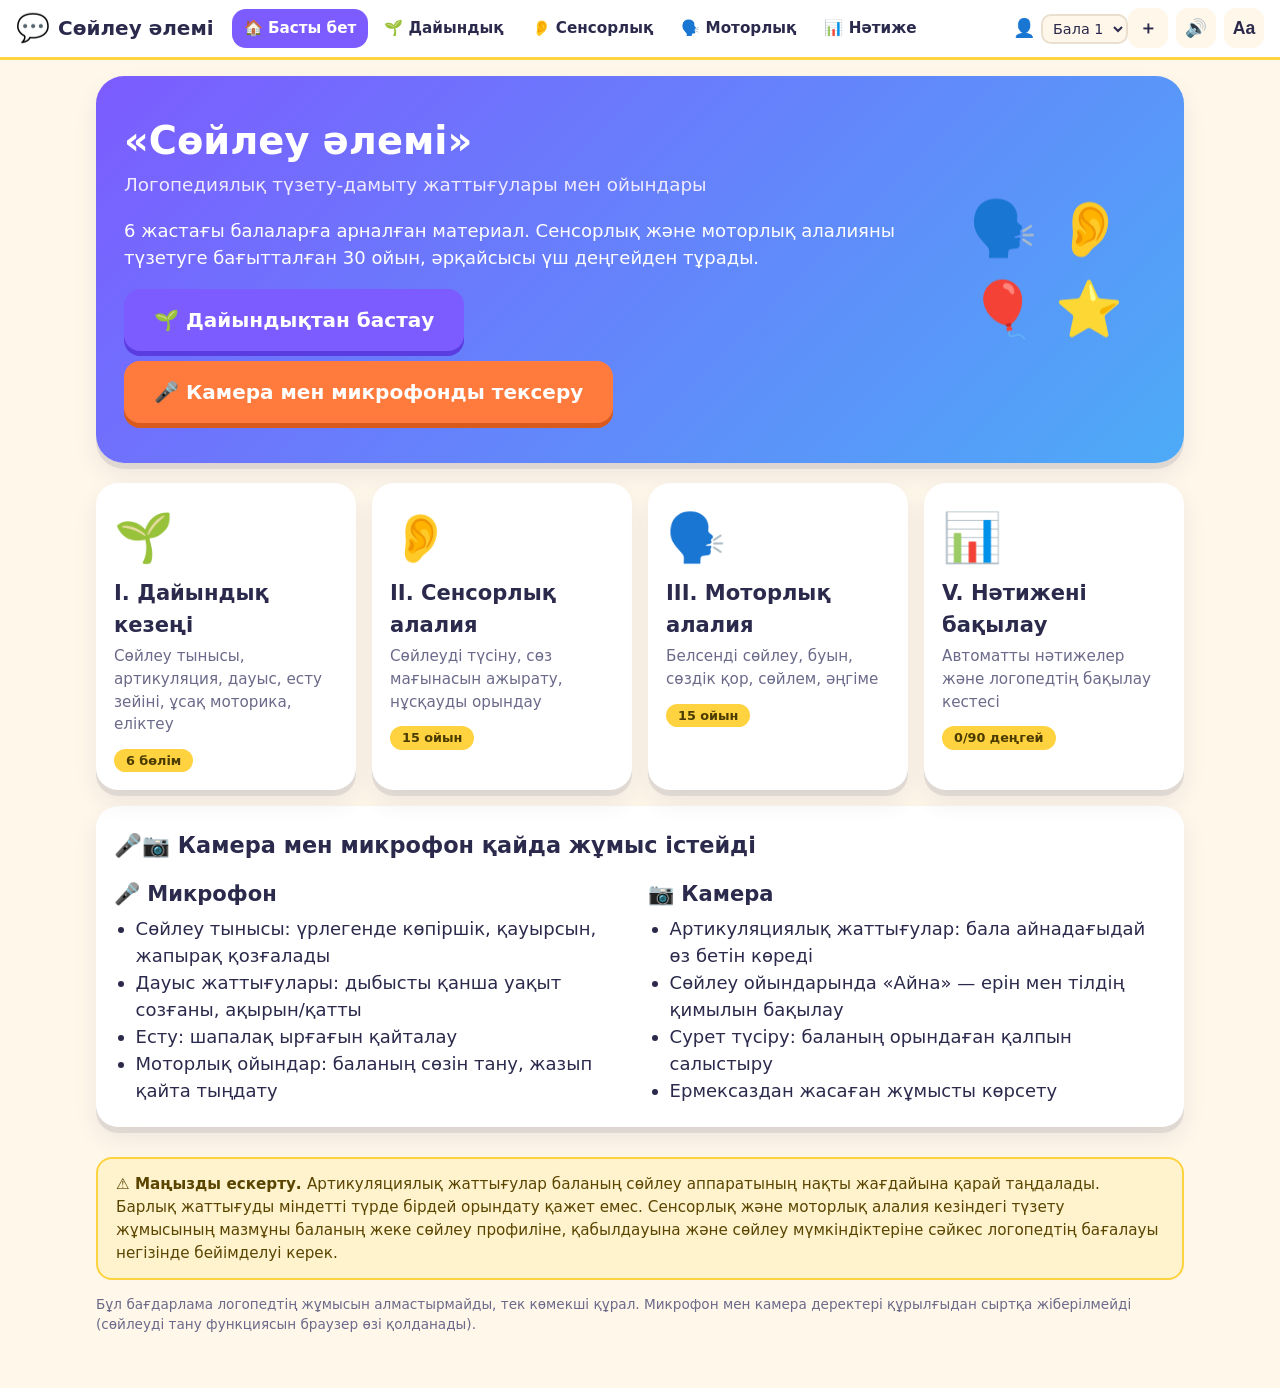
<file: soileu-alemi/index.html>
<!doctype html>
<html lang="kk">
<head>
<meta charset="utf-8">
<meta name="viewport" content="width=device-width,initial-scale=1">
<title>Сөйлеу әлемі</title>
<meta name="description" content="6 жастағы балаларға арналған логопедиялық түзету-дамыту ойындары">
<link rel="icon" href="data:image/svg+xml,%3Csvg xmlns='http://www.w3.org/2000/svg' viewBox='0 0 100 100'%3E%3Ctext y='.9em' font-size='90'%3E💬%3C/text%3E%3C/svg%3E">
<link rel="stylesheet" href="styles.css">
</head>
<body>
<main id="app"></main>
<script src="data.js"></script>
<script src="media.js"></script>
<script src="app.js"></script>
</body>
</html>
</file>
<file: soileu-alemi/styles.css>
:root{--bg:#fff7ea;--card:#fff;--ink:#2b2a4c;--mut:#6b6a8a;--pri:#7c5cff;--pri2:#5a3de0;--sens:#14a3a0;--mot:#ff7a3d;--ok:#22b573;--bad:#ef5a5a;--yel:#ffd23f;--line:#eadfce;--sh:0 6px 0 rgba(43,42,76,.10),0 12px 24px rgba(43,42,76,.08)}
@media(prefers-color-scheme:dark){:root{--bg:#1d1b33;--card:#2a2748;--ink:#f3f0ff;--mut:#b6b2da;--line:#3d3a66;--sh:0 6px 0 rgba(0,0,0,.25)}}
*{box-sizing:border-box}
html{scroll-behavior:smooth}
body{margin:0;background:var(--bg);color:var(--ink);font:18px/1.5 "Trebuchet MS","Segoe UI",system-ui,Arial,sans-serif;-webkit-tap-highlight-color:transparent}
main{max-width:1120px;margin:0 auto;padding:16px 16px 40px}
a{color:var(--pri2)}
h1{font-size:clamp(1.6rem,4vw,2.4rem);margin:.4em 0 .2em;line-height:1.15}
h2{font-size:1.4rem;margin:.2em 0 .5em}h3{margin:.2em 0}
.lead{font-size:1.15rem;color:var(--mut);margin-top:0}
.small{font-size:.85rem;color:var(--mut)}
.center{justify-content:center}
header{position:sticky;top:0;z-index:20;background:var(--card);border-bottom:3px solid var(--yel);display:flex;flex-wrap:wrap;gap:8px 18px;align-items:center;padding:8px 16px}
.logo{display:flex;align-items:center;gap:8px;text-decoration:none;color:var(--ink);font-size:1.25rem}
.logo span{font-size:1.7rem}
nav{display:flex;gap:4px;flex-wrap:wrap;flex:1}
nav a{padding:8px 12px;border-radius:14px;text-decoration:none;color:var(--ink);font-weight:700;font-size:.95rem}
nav a:hover{background:rgba(124,92,255,.12)}nav a.on{background:var(--pri);color:#fff}
.tools{display:flex;gap:8px;align-items:center}
.kid select{font:inherit;font-size:.9rem;border-radius:10px;border:2px solid var(--line);padding:4px 6px;background:var(--bg);color:var(--ink)}
.ic{border:0;background:var(--bg);border-radius:12px;min-width:40px;height:40px;font-size:1.1rem;cursor:pointer;color:var(--ink);font-weight:700}
.ic.off{opacity:.35;text-decoration:line-through}
.ic.big{width:56px;height:56px;font-size:1.6rem;background:var(--yel);border-radius:50%}
.btn{display:inline-flex;align-items:center;justify-content:center;gap:6px;font:inherit;font-weight:800;border:0;border-radius:16px;padding:12px 22px;background:var(--pri);color:#fff;cursor:pointer;box-shadow:0 5px 0 var(--pri2);text-decoration:none;transition:transform .08s}
.btn:active{transform:translateY(3px);box-shadow:0 2px 0 var(--pri2)}
.btn.big{font-size:1.25rem;padding:16px 30px}.btn.sm{padding:7px 14px;font-size:.9rem;box-shadow:0 3px 0 var(--pri2)}
.btn.ghost{background:var(--card);color:var(--ink);box-shadow:0 4px 0 var(--line);border:2px solid var(--line)}
.btn.ok{background:var(--ok);box-shadow:0 5px 0 #138a56}.btn.alt{background:var(--mot);box-shadow:0 5px 0 #d85a1d}
.btn:disabled{opacity:.5}
.btn.mic.rec{background:var(--bad);box-shadow:0 5px 0 #b93a3a;animation:pulse 1s infinite}
.row{display:flex;flex-wrap:wrap;gap:10px;align-items:center;margin:12px 0}
.grid{display:grid;gap:16px}.cards{grid-template-columns:repeat(auto-fit,minmax(240px,1fr))}.two{grid-template-columns:repeat(auto-fit,minmax(300px,1fr))}.stats{grid-template-columns:repeat(auto-fit,minmax(150px,1fr))}
.games{grid-template-columns:repeat(auto-fill,minmax(250px,1fr))}
.card,.gcard,.panel,.stat{background:var(--card);border-radius:22px;box-shadow:var(--sh);padding:18px}
.card{text-decoration:none;color:var(--ink);transition:transform .12s;display:block}.card:hover,.gcard:hover{transform:translateY(-4px)}
.card .ce{font-size:3rem}.tag{display:inline-block;background:var(--yel);color:#4a3b00;border-radius:99px;padding:2px 12px;font-size:.8rem;font-weight:800}
.card p{color:var(--mut);margin:.3em 0 .6em;font-size:.95rem}
.hero{display:grid;grid-template-columns:1fr auto;gap:20px;background:linear-gradient(135deg,#7c5cff,#4dabf7);color:#fff;border-radius:28px;padding:28px;margin-bottom:20px;box-shadow:var(--sh)}
.hero .lead{color:#efeaff}.heroart{font-size:3.4rem;align-self:center;text-align:center;max-width:220px}
.hero .btn.ghost{color:#222}
@media(max-width:700px){.hero{grid-template-columns:1fr}.heroart{display:none}}
.panel{margin:16px 0}.panel ul{margin:.3em 0;padding-left:1.2em}
.gcard{position:relative;text-decoration:none;color:var(--ink);display:block;border-top:8px solid var(--sens);transition:transform .12s}
.gcard.mot{border-top-color:var(--mot)}
.gcard .gn{position:absolute;right:14px;top:10px;font-weight:900;font-size:1.5rem;opacity:.25}
.gcard .ge{font-size:2.6rem}.gcard small{color:var(--mut);display:block;font-size:.8rem;line-height:1.3;margin-top:6px}
.st{letter-spacing:3px}
.crumb{margin-top:6px}.gh{border-left:10px solid var(--sens);padding:2px 0 2px 14px;margin:10px 0}.gh.mot{border-color:var(--mot)}.gh.prep{border-color:var(--yel)}
.gh .gn{background:var(--sens);color:#fff;border-radius:99px;padding:2px 12px;font-size:.8rem;font-weight:800}.gh.mot .gn{background:var(--mot)}
.vis{color:var(--mut);margin:.2em 0;font-size:.95rem}
.tabs{display:flex;gap:8px;flex-wrap:wrap;margin:12px 0}
.tab{font:inherit;font-weight:800;padding:10px 16px;border-radius:14px;border:2px solid var(--line);background:var(--card);color:var(--ink);cursor:pointer;text-decoration:none}
.tab.on{background:var(--pri);border-color:var(--pri);color:#fff}.tab small{display:block;font-size:.7rem;font-weight:400}
.task{background:rgba(255,210,63,.25);border-radius:14px;padding:10px 14px;margin:10px 0}
.stage{background:var(--card);border-radius:26px;box-shadow:var(--sh);padding:18px;min-height:360px}
.pane>.stage{margin-top:10px}
.dots{display:flex;gap:6px;align-items:center;margin-bottom:10px}.dots i{width:14px;height:14px;border-radius:50%;background:var(--line)}.dots i.done{background:var(--ok)}.dots i.cur{background:var(--pri);transform:scale(1.3)}.dots span{margin-left:auto;color:var(--mut);font-size:.9rem}
.prompt{display:flex;gap:14px;align-items:center;margin:6px 0 14px}
.ptxt{font-size:1.5rem;font-weight:800}.ptxt.big{font-size:1.6rem;text-align:center;margin:12px 0}
.opts{display:grid;gap:14px;grid-template-columns:repeat(auto-fit,minmax(150px,1fr));margin:14px 0}
.opts.n2{grid-template-columns:repeat(2,minmax(150px,260px));justify-content:center}.opts.n3{grid-template-columns:repeat(3,minmax(130px,230px));justify-content:center}
@media(max-width:560px){.opts.n3,.opts.n2{grid-template-columns:repeat(auto-fit,minmax(120px,1fr))}}
.opt{position:relative;font:inherit;border:4px solid var(--line);background:var(--bg);border-radius:22px;padding:14px 8px;cursor:pointer;display:flex;flex-direction:column;align-items:center;gap:6px;min-height:150px;justify-content:center;color:var(--ink);transition:transform .1s,border-color .1s}
.opt:hover{transform:scale(1.03)}.opt.sel{border-color:var(--pri);background:rgba(124,92,255,.15)}.opt.dim{opacity:.4}
.opt.hint{animation:blink .7s infinite}
.oe{font-size:4rem;line-height:1.05;text-align:center}.opts.n5 .oe,.opts.n6 .oe{font-size:3.2rem}
.ol{font-weight:800;font-size:1rem;text-align:center}.nolabels .ol{display:none}
.badge{position:absolute;top:6px;right:8px;min-width:30px;height:30px;border-radius:50%;background:var(--pri);color:#fff;font-weight:900;display:flex;align-items:center;justify-content:center}.badge:empty{display:none}
.ovl{position:relative;display:inline-block}.ovl i{position:absolute;left:50%;top:50%;transform:translate(-50%,-50%) scale(.5);font-style:normal}
.barv{display:inline-block;background:var(--pri);border-radius:8px}
.chip,.bigletter{font-size:2.6rem;font-weight:900;color:var(--pri2);background:#fff;border:4px solid var(--pri);border-radius:18px;padding:2px 18px}
.bigletter{border:0;background:none;font-size:5rem}.vl{text-align:center;transition:transform .08s;font-size:8rem;margin:6px 0}
.tint-y{filter:hue-rotate(50deg) saturate(1.6) brightness(1.2);display:inline-block}
.bigpic{font-size:7rem;text-align:center;line-height:1.1;margin:6px 0;min-height:110px}
.target{font-size:2.4rem;font-weight:900;text-align:center;color:var(--pri2);letter-spacing:2px}
.hintline{text-align:center;color:var(--mut)}
.built{text-align:center;font-size:2.2rem;font-weight:900;min-height:56px;border-bottom:4px dashed var(--line);margin:6px 40px;color:var(--pri2)}
.fb{min-height:34px;text-align:center;font-weight:800;font-size:1.25rem;margin:8px 0}
.fb.good{color:var(--ok);font-size:1.7rem;animation:pop .4s}.fb.bad{color:var(--bad)}.fb.info{color:var(--mut)}
.next{display:flex;margin:14px auto 0}
.meter{height:16px;background:var(--line);border-radius:99px;overflow:hidden;position:relative;margin:10px 0}.meter i{display:block;height:100%;width:0;background:linear-gradient(90deg,#3ddc97,#ffd23f,#ff6b6b);border-radius:99px;transition:width .05s}
.meter.marked{overflow:visible}.meter em{position:absolute;top:-4px;width:4px;height:24px;background:var(--ink);left:0}
.status,.heard{text-align:center;margin:4px 0;color:var(--mut)}.heard{font-weight:800;color:var(--ink);font-size:1.15rem;min-height:1.5em}
.msg{background:#ffe3e3;color:#7d1d1d;border-radius:12px;padding:10px 14px;margin:8px 0}
.finish{text-align:center;padding:20px 0;position:relative}.trophy{font-size:5rem;animation:pop .6s}.bigstars{font-size:2.4rem;text-align:center;letter-spacing:6px}
.timer{font-size:3rem;font-weight:900;text-align:center;font-variant-numeric:tabular-nums}.timer.goal{color:var(--ok)}
.count{font-size:4.5rem;text-align:center;font-weight:900;color:var(--pri2)}.meter.prog i{background:var(--pri)}
.slider{display:block;margin:8px 0}.slider input{width:min(320px,70%);vertical-align:middle}
/* камера */
.cam{margin:10px 0}.cam.small{display:none}.cam.small.show{display:block}
.camframe{position:relative;max-width:420px;aspect-ratio:4/3;background:#222;border-radius:20px;overflow:hidden;margin:0 auto}
.camframe video{width:100%;height:100%;object-fit:cover;transform:scaleX(-1);display:block}
.camoff{position:absolute;inset:0;display:flex;flex-direction:column;align-items:center;justify-content:center;color:#bbb;font-size:3rem;text-align:center}.camoff span{font-size:1rem}.camoff[hidden]{display:none}
.camctl{display:flex;gap:8px;justify-content:center;margin:8px 0}.snaps{display:flex;gap:8px;flex-wrap:wrap;justify-content:center}.snaps img{width:96px;height:72px;object-fit:cover;border-radius:10px;border:3px solid var(--yel)}
/* сахналар */
.scene{position:relative;height:300px;border-radius:22px;overflow:hidden;background:linear-gradient(#bfe9ff,#eaf8ff);border:3px solid var(--line);margin:10px 0}
.bub{position:absolute;bottom:-40px;font-size:var(--s);animation:floatup 3.2s ease-out forwards}
.scene.feather{background:linear-gradient(#e7f4ff,#fff)}.zone{position:absolute;top:8%;left:0;right:0;height:26%;border-top:3px dashed var(--ok);border-bottom:3px dashed var(--ok);background:rgba(34,181,115,.12);color:var(--ok);font-weight:800;padding:2px 10px}
.feath{position:absolute;left:50%;bottom:4%;font-size:4rem;transition:bottom .08s;transform:translateX(-50%)}
.scene.wind{background:linear-gradient(#d9f2c4,#f3ffe6)}.leaf{position:absolute;left:3%;font-size:3rem}.flag{position:absolute;right:8px;top:0;bottom:0;display:flex;align-items:center;font-size:3rem;border-left:4px dashed var(--ok)}
.artgrid{grid-template-columns:240px 1fr}@media(max-width:800px){.artgrid{grid-template-columns:1fr}}
.exlist{display:flex;flex-direction:column;gap:8px}.ex{font:inherit;font-weight:800;text-align:left;padding:12px 14px;border-radius:14px;border:2px solid var(--line);background:var(--card);color:var(--ink);cursor:pointer}.ex.on{background:var(--pri);color:#fff;border-color:var(--pri)}
.artic{display:grid;grid-template-columns:230px 1fr;gap:16px;align-items:center}@media(max-width:600px){.artic{grid-template-columns:1fr}}
.face{width:100%;max-width:230px;display:block;margin:auto}
.a-swing{animation:swing 2s ease-in-out infinite}.a-click{animation:click 1s ease-in-out infinite}.a-lick{animation:lick 2s ease-in-out infinite}
.string{display:flex;gap:6px;flex-wrap:wrap;background:var(--bg);padding:10px;border-radius:16px;border-bottom:6px solid #c9a97a}.bead{font-size:2.4rem;width:52px;height:52px;display:inline-flex;align-items:center;justify-content:center;border:0;background:none;cursor:pointer}.bead.empty{border:3px dashed var(--line);border-radius:50%}.bead.big{font-size:3.2rem;width:72px;height:72px}
.tray{display:flex;gap:10px;flex-wrap:wrap;margin:10px 0}.item{font-size:3rem;border:4px solid var(--line);background:var(--bg);border-radius:18px;width:84px;height:84px;cursor:pointer}.item.sel{border-color:var(--pri);transform:scale(1.1)}
.bins{display:grid;grid-template-columns:repeat(auto-fit,minmax(120px,1fr));gap:10px}.bin{font:inherit;border:4px solid var(--c);background:color-mix(in srgb,var(--c) 18%,transparent);border-radius:18px;min-height:130px;cursor:pointer;color:var(--ink)}.binin{display:flex;flex-wrap:wrap;gap:4px;justify-content:center;font-size:1.8rem;padding:4px}
.clay{width:100%;max-width:520px;touch-action:none;border:3px solid var(--line);border-radius:16px;display:block;margin:8px 0}.dot{width:38px;height:38px;border-radius:50%;border:3px solid #fff;box-shadow:0 0 0 2px var(--line);cursor:pointer}
.claps{font-size:3rem;letter-spacing:6px}
/* нәтиже */
.tbl{width:100%;border-collapse:collapse;font-size:.95rem}.tbl th,.tbl td{border:1px solid var(--line);padding:8px 10px;text-align:left}.tbl th{background:rgba(124,92,255,.12)}.tbl td.c{text-align:center;white-space:nowrap}
.tbl select,.tbl input{font:inherit;padding:6px;border-radius:10px;border:2px solid var(--line);background:var(--bg);color:var(--ink);width:100%}
.stat{text-align:center}.stat b{display:block;font-size:2rem;color:var(--pri2)}.stat span{color:var(--mut);font-size:.9rem}
.chips{display:flex;gap:8px;flex-wrap:wrap}.pill{background:var(--bg);border:2px solid var(--line);border-radius:99px;padding:4px 14px;font-size:.9rem}.pill.on{border-color:var(--ok);background:rgba(34,181,115,.12)}
.obsrec{border:2px solid var(--line);border-radius:16px;padding:10px;margin:10px 0}
details summary{cursor:pointer;font-weight:800;margin:6px 0}
footer{margin-top:30px}.warn{background:#fff3cd;color:#5a4500;border-radius:16px;padding:14px 18px;border:2px solid #ffd23f;font-size:.95rem}
@media(prefers-color-scheme:dark){.warn{background:#4a3f10;color:#ffe9a0}.msg{background:#5a2323;color:#ffd7d7}.chip{background:#fff}}
.modal{position:fixed;inset:0;background:rgba(0,0,0,.5);display:flex;align-items:center;justify-content:center;z-index:50}.modal .box{background:var(--card);padding:22px;border-radius:20px;width:min(360px,92vw)}.modal input{width:100%;font:inherit;padding:10px;border-radius:12px;border:2px solid var(--line);background:var(--bg);color:var(--ink)}
.confetti{position:absolute;inset:0;pointer-events:none;overflow:hidden;z-index:5}.confetti i{position:absolute;top:-10px;width:10px;height:16px;border-radius:3px;animation:fall 1.6s ease-in forwards}
.step{position:relative}
.shake{animation:shake .4s}
@keyframes pulse{50%{transform:scale(1.04)}}@keyframes pop{0%{transform:scale(.6)}70%{transform:scale(1.15)}100%{transform:scale(1)}}
@keyframes blink{50%{border-color:var(--yel);background:rgba(255,210,63,.35)}}
@keyframes shake{20%,60%{transform:translateX(-8px)}40%,80%{transform:translateX(8px)}}
@keyframes fall{to{transform:translate(var(--dx),420px) rotate(720deg);opacity:0}}
@keyframes floatup{to{transform:translate(var(--x),-340px);opacity:0}}
@keyframes swing{0%,100%{transform:rotate(-38deg)}50%{transform:rotate(38deg)}}
@keyframes click{0%,100%{transform:translateY(0)}50%{transform:translateY(-22px)}}
@keyframes lick{0%,100%{transform:rotate(0)}50%{transform:rotate(180deg)}}
@media(prefers-reduced-motion:reduce){*{animation-duration:.01s!important}}
@media print{header,nav,.tools,.btn,.tabs,footer .small,#app>.hero{display:none!important}body{background:#fff;color:#000}.panel{box-shadow:none;border:1px solid #ccc;break-inside:avoid}details:not([open]) *{display:none}}

.navbar{margin:22px 0 0;text-align:center}.nextstage{background:var(--sens);box-shadow:0 5px 0 #0d7471;opacity:.55}.nextstage.ready{opacity:1;animation:pulse 1s infinite}
</file>
